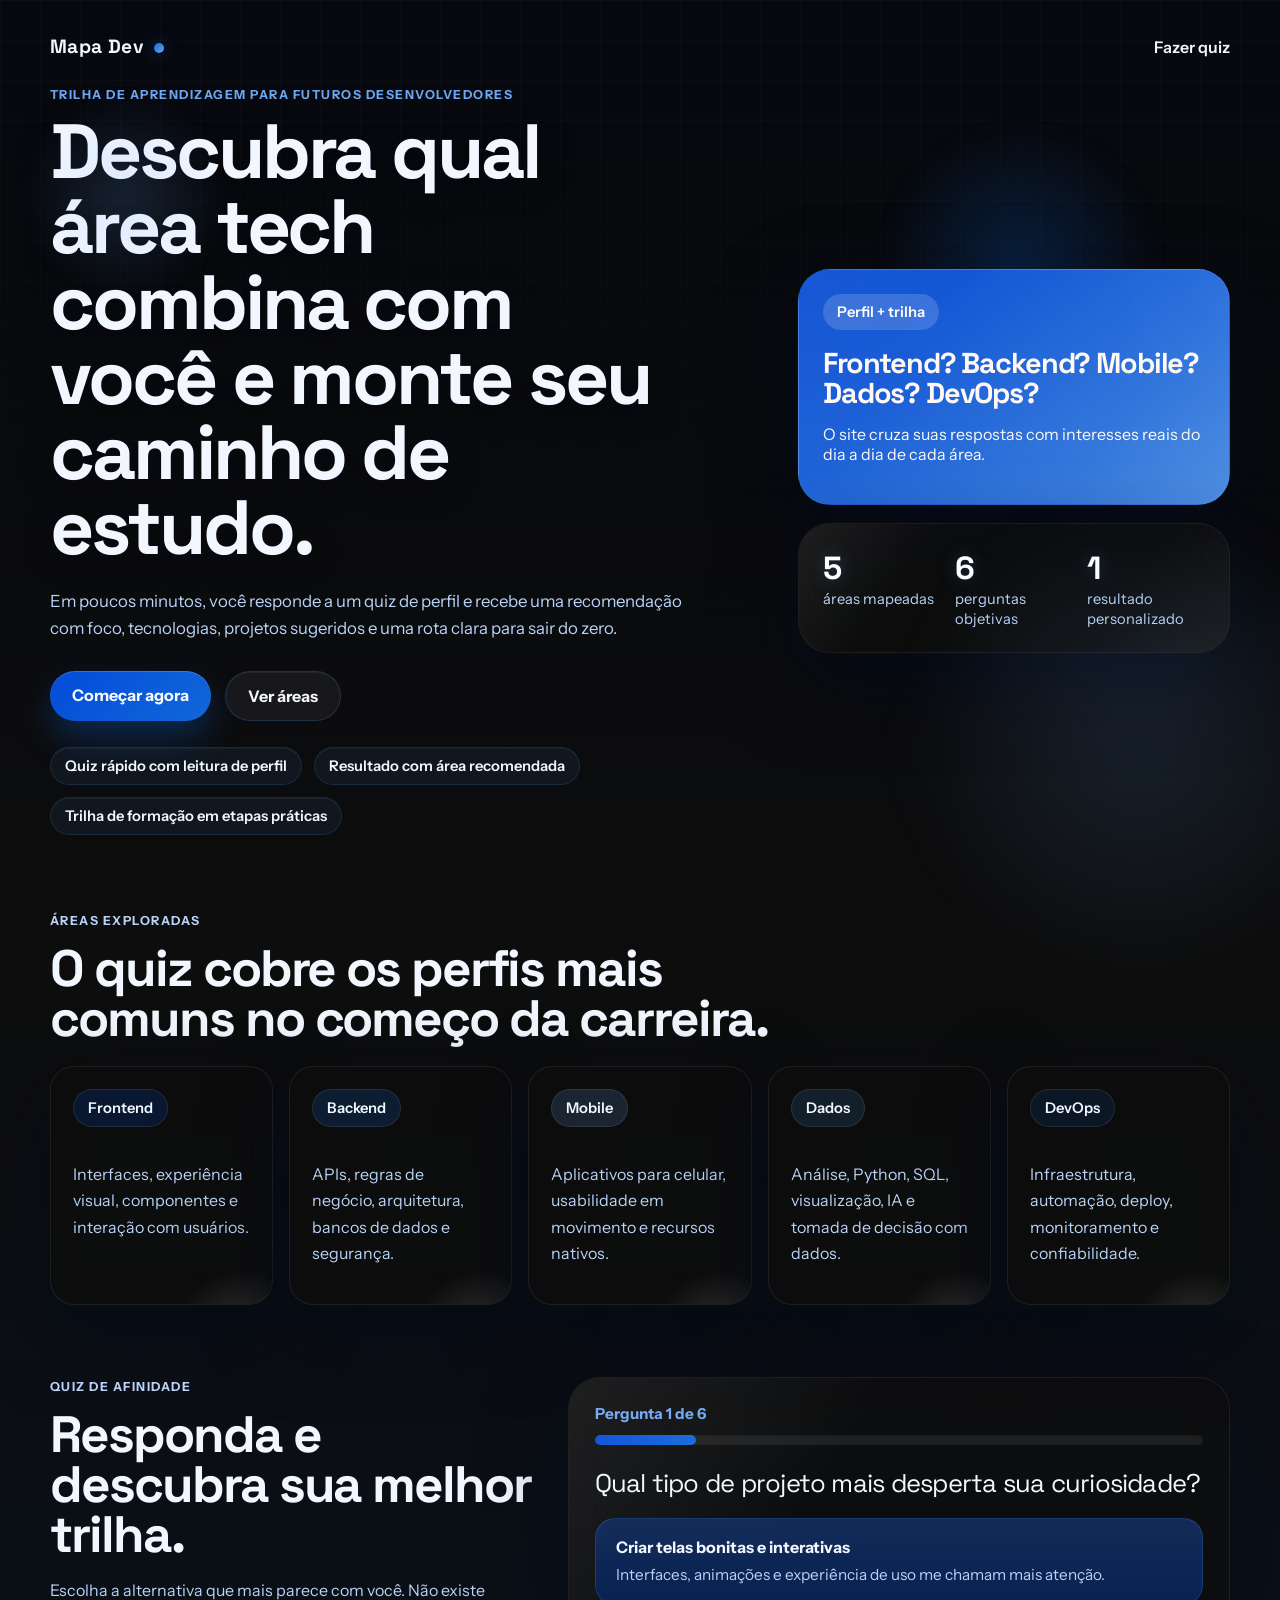
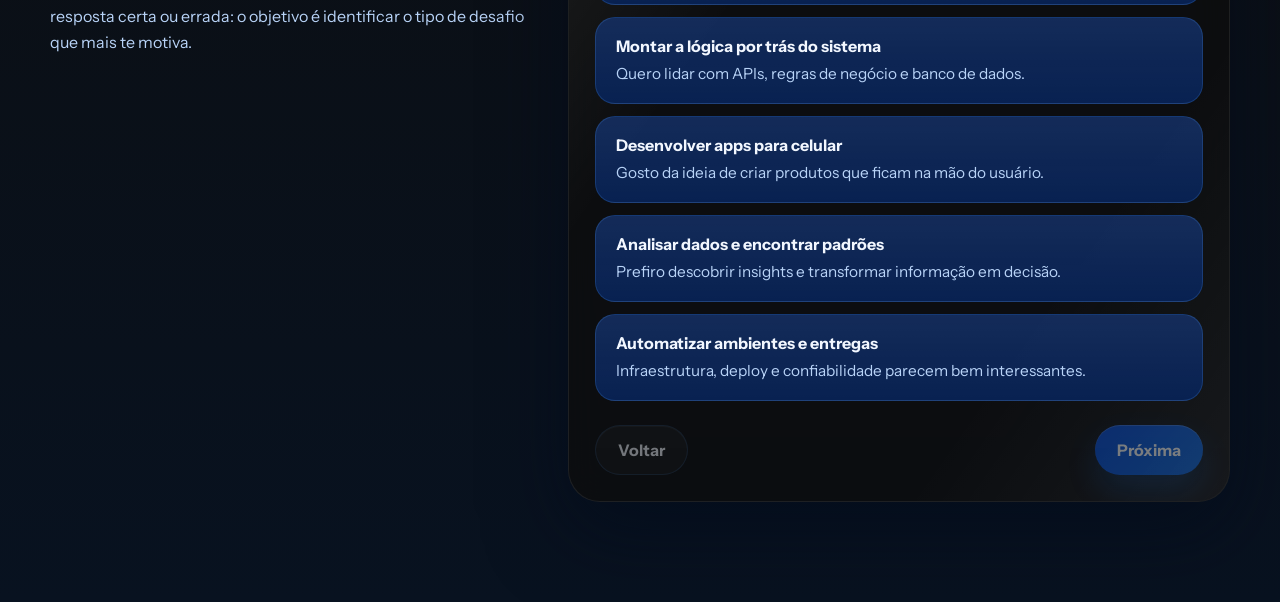
<file: index.html>
<!DOCTYPE html>
<html lang="pt-BR">

<head>
  <meta charset="UTF-8" />
  <meta name="viewport" content="width=device-width, initial-scale=1.0" />
  <title>Mapa Dev | Descubra sua trilha em tecnologia</title>
  <meta name="description"
    content="Responda a um quiz rápido e descubra qual área da tecnologia combina mais com você, além de receber uma trilha de aprendizagem personalizada." />
  <link rel="preconnect" href="https://fonts.googleapis.com" />
  <link rel="preconnect" href="https://fonts.gstatic.com" crossorigin />
  <link
    href="https://fonts.googleapis.com/css2?family=Space+Grotesk:wght@400;500;700&family=Instrument+Sans:wght@400;500;600;700&display=swap"
    rel="stylesheet" />
  <link rel="stylesheet" href="styles.css" />
</head>

<body>
  <div class="page-shell">
    <header class="hero">
      <nav class="topbar">
        <span class="brand">Mapa Dev</span>
        <a class="topbar-link" href="#quiz">Fazer quiz</a>
      </nav>

      <div class="hero-grid">
        <section class="hero-copy">
          <p class="eyebrow">Trilha de aprendizagem para futuros desenvolvedores</p>
          <h1>Descubra qual área tech combina com você e monte seu caminho de estudo.</h1>
          <p class="hero-text">
            Em poucos minutos, você responde a um quiz de perfil e recebe uma
            recomendação com foco, tecnologias, projetos sugeridos e uma rota
            clara para sair do zero.
          </p>

          <div class="hero-actions">
            <a class="button button-primary" href="#quiz">Começar agora</a>
            <a class="button button-secondary" href="#areas">Ver áreas</a>
          </div>

          <ul class="hero-highlights">
            <li>Quiz rápido com leitura de perfil</li>
            <li>Resultado com área recomendada</li>
            <li>Trilha de formação em etapas práticas</li>
          </ul>
        </section>

        <aside class="hero-panel">
          <div class="floating-card accent-card">
            <span class="card-label">Perfil + trilha</span>
            <strong>Frontend? Backend? Mobile? Dados? DevOps?</strong>
            <p>
              O site cruza suas respostas com interesses reais do dia a dia
              de cada área.
            </p>
          </div>

          <div class="floating-card stats-card">
            <div>
              <span class="stat-value">5</span>
              <span class="stat-label">áreas mapeadas</span>
            </div>
            <div>
              <span class="stat-value">6</span>
              <span class="stat-label">perguntas objetivas</span>
            </div>
            <div>
              <span class="stat-value">1</span>
              <span class="stat-label">resultado personalizado</span>
            </div>
          </div>
        </aside>
      </div>
    </header>

    <main>
      <section class="section" id="areas">
        <div class="section-heading">
          <p class="eyebrow">Áreas exploradas</p>
          <h2>O quiz cobre os perfis mais comuns no começo da carreira.</h2>
        </div>

        <div class="area-grid">
          <article class="area-card">
            <span class="area-tag area-frontend">Frontend</span>
            <p>Interfaces, experiência visual, componentes e interação com usuários.</p>
          </article>
          <article class="area-card">
            <span class="area-tag area-backend">Backend</span>
            <p>APIs, regras de negócio, arquitetura, bancos de dados e segurança.</p>
          </article>
          <article class="area-card">
            <span class="area-tag area-mobile">Mobile</span>
            <p>Aplicativos para celular, usabilidade em movimento e recursos nativos.</p>
          </article>
          <article class="area-card">
            <span class="area-tag area-data">Dados</span>
            <p>Análise, Python, SQL, visualização, IA e tomada de decisão com dados.</p>
          </article>
          <article class="area-card">
            <span class="area-tag area-devops">DevOps</span>
            <p>Infraestrutura, automação, deploy, monitoramento e confiabilidade.</p>
          </article>
        </div>
      </section>

      <section class="section quiz-section" id="quiz">
        <div class="quiz-layout">
          <div class="quiz-intro">
            <p class="eyebrow">Quiz de afinidade</p>
            <h2>Responda e descubra sua melhor trilha.</h2>
            <p>
              Escolha a alternativa que mais parece com você. Não existe resposta
              certa ou errada: o objetivo é identificar o tipo de desafio que mais
              te motiva.
            </p>
          </div>

          <div class="quiz-card">
            <div class="quiz-meta">
              <span id="questionCounter">Pergunta 1 de 6</span>
              <div class="progress-track" aria-hidden="true">
                <div class="progress-fill" id="progressFill"></div>
              </div>
            </div>

            <div class="question-block">
              <p class="question-title" id="questionText"></p>
              <div class="options-list" id="optionsList"></div>
            </div>

            <div class="quiz-actions">
              <button class="button button-secondary" id="prevButton" type="button">
                Voltar
              </button>
              <button class="button button-primary" id="nextButton" type="button">
                Próxima
              </button>
            </div>
          </div>
        </div>
      </section>

      <section class="section result-section hidden" id="resultSection">
        <div class="section-heading">
          <p class="eyebrow">Seu resultado</p>
          <h2 id="resultTitle"></h2>
          <p id="resultDescription"></p>
        </div>

        <div class="result-hero" id="resultHero"></div>

        <div class="result-actions">
          <a class="button button-primary" id="studyLink" href="estudos.html">
            Ir para a plataforma de estudos
          </a>
          <p class="result-note">
            Continue para ver apostilas, vídeos, exemplos práticos e projetos da sua área.
          </p>
        </div>

        <div class="result-grid">
          <article class="result-panel">
            <h3>Por que essa área combina com você</h3>
            <ul id="resultReasons" class="detail-list"></ul>
          </article>

          <article class="result-panel">
            <h3>Primeiros passos da semana</h3>
            <ul id="resultFirstSteps" class="detail-list"></ul>
          </article>
        </div>

        <div class="timeline-panel">
          <div class="timeline-heading">
            <h3>Trilha recomendada</h3>
            <button class="button button-secondary" id="restartButton" type="button">
              Refazer quiz
            </button>
          </div>
          <div id="roadmapTimeline" class="timeline"></div>
        </div>
      </section>
    </main>
  </div>

  <script src="script.js"></script>
</body>

</html>
</file>
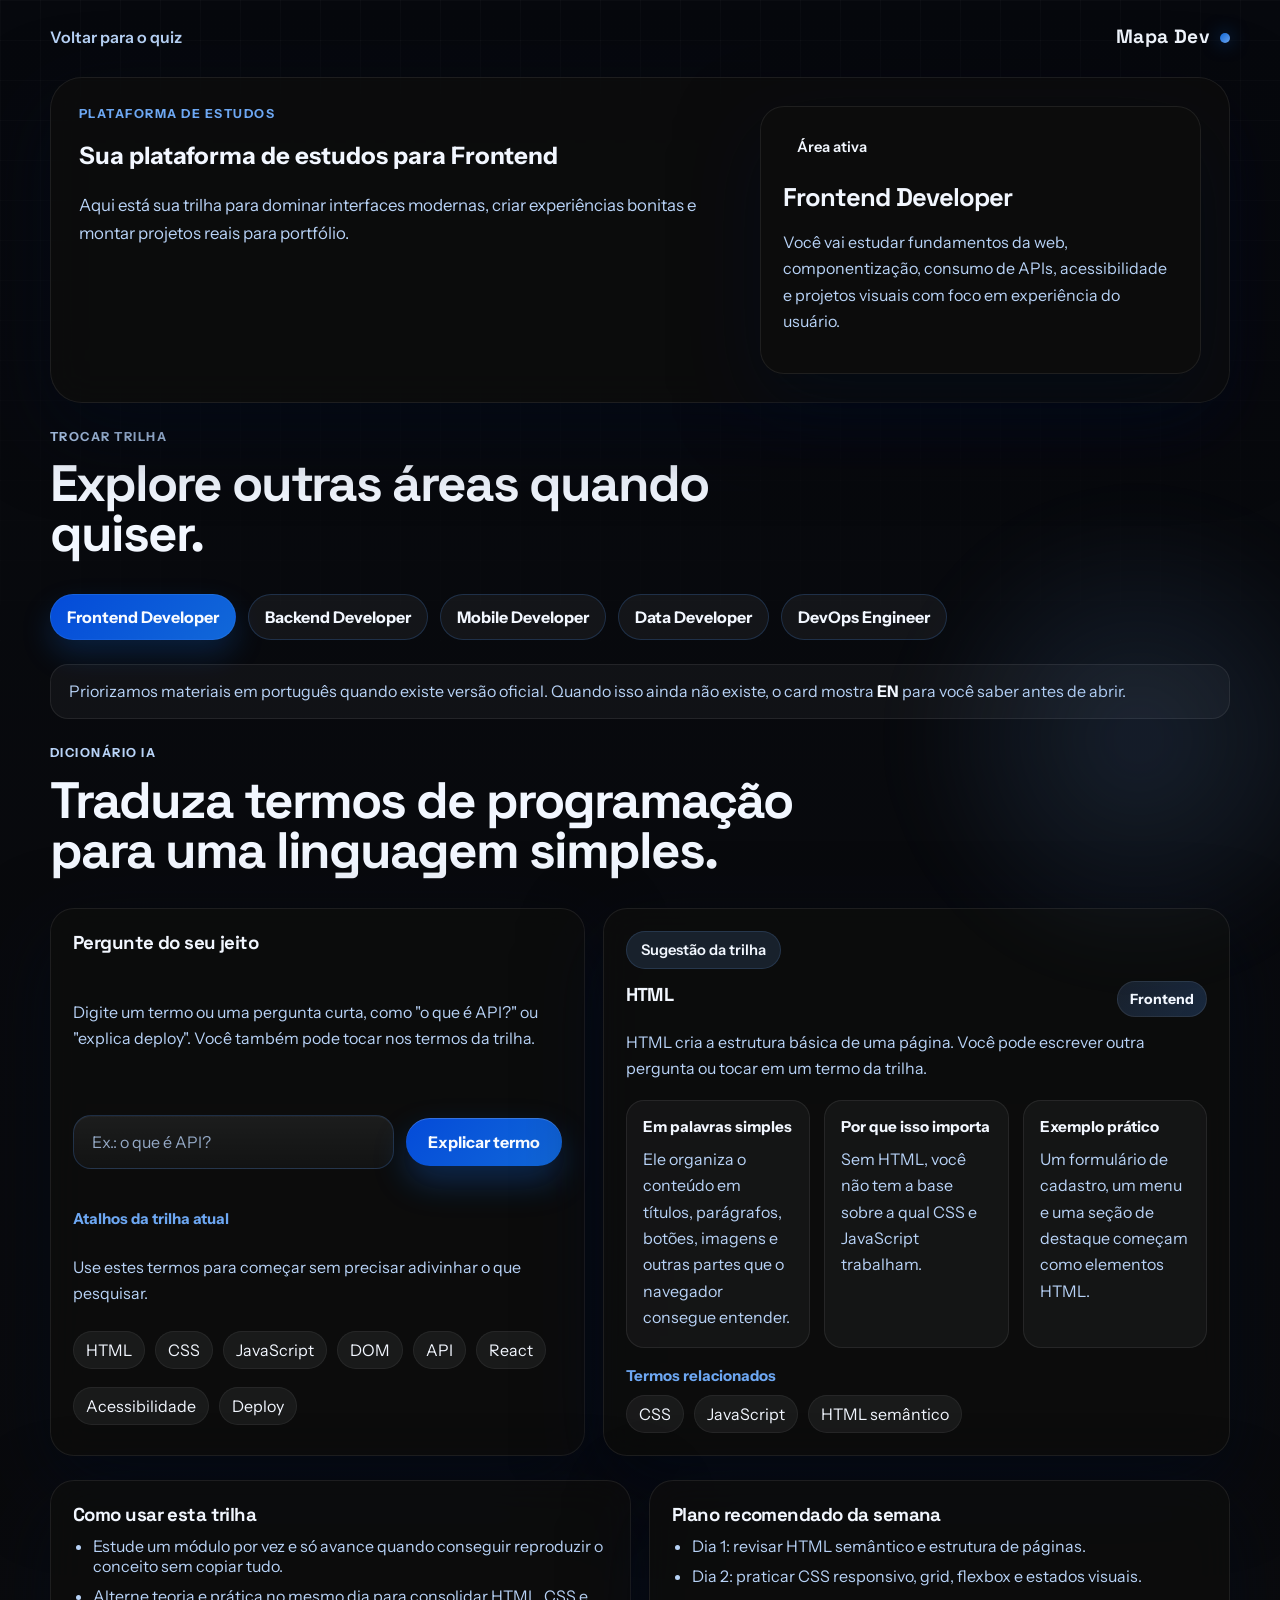
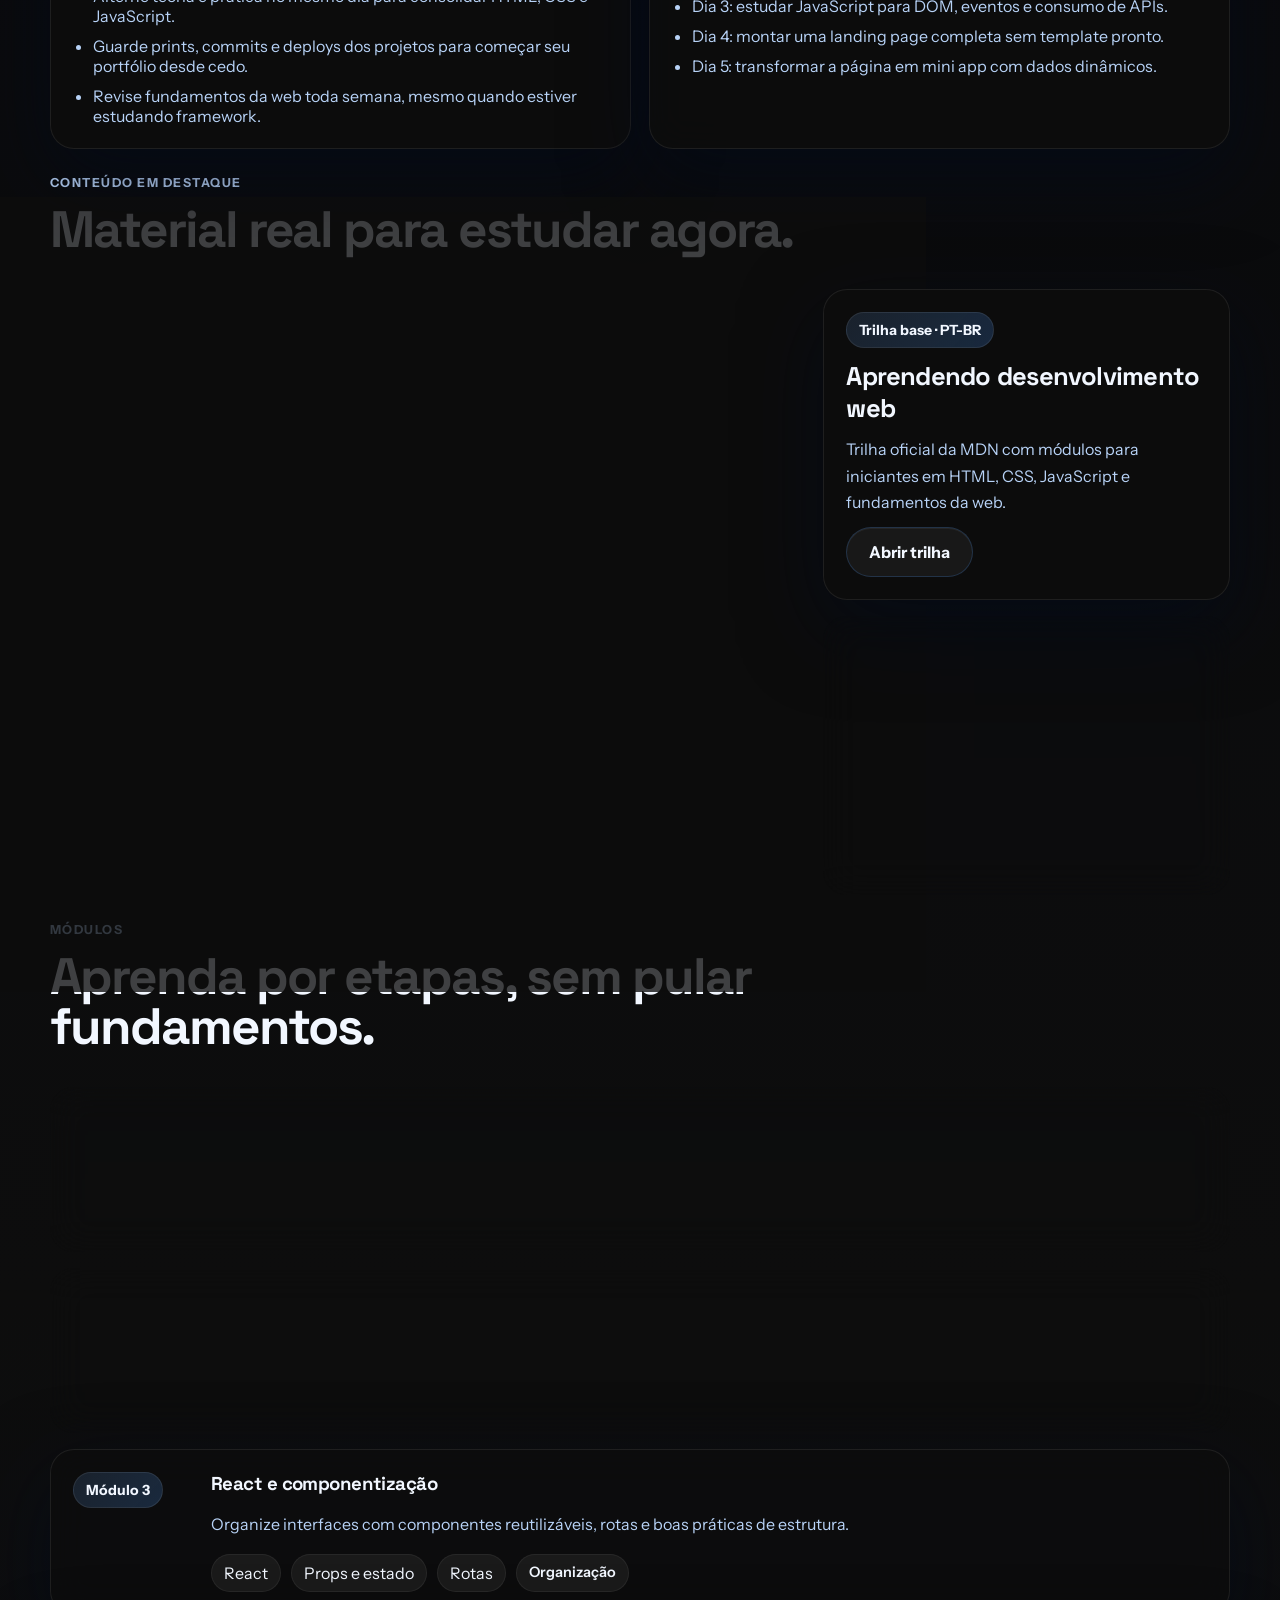
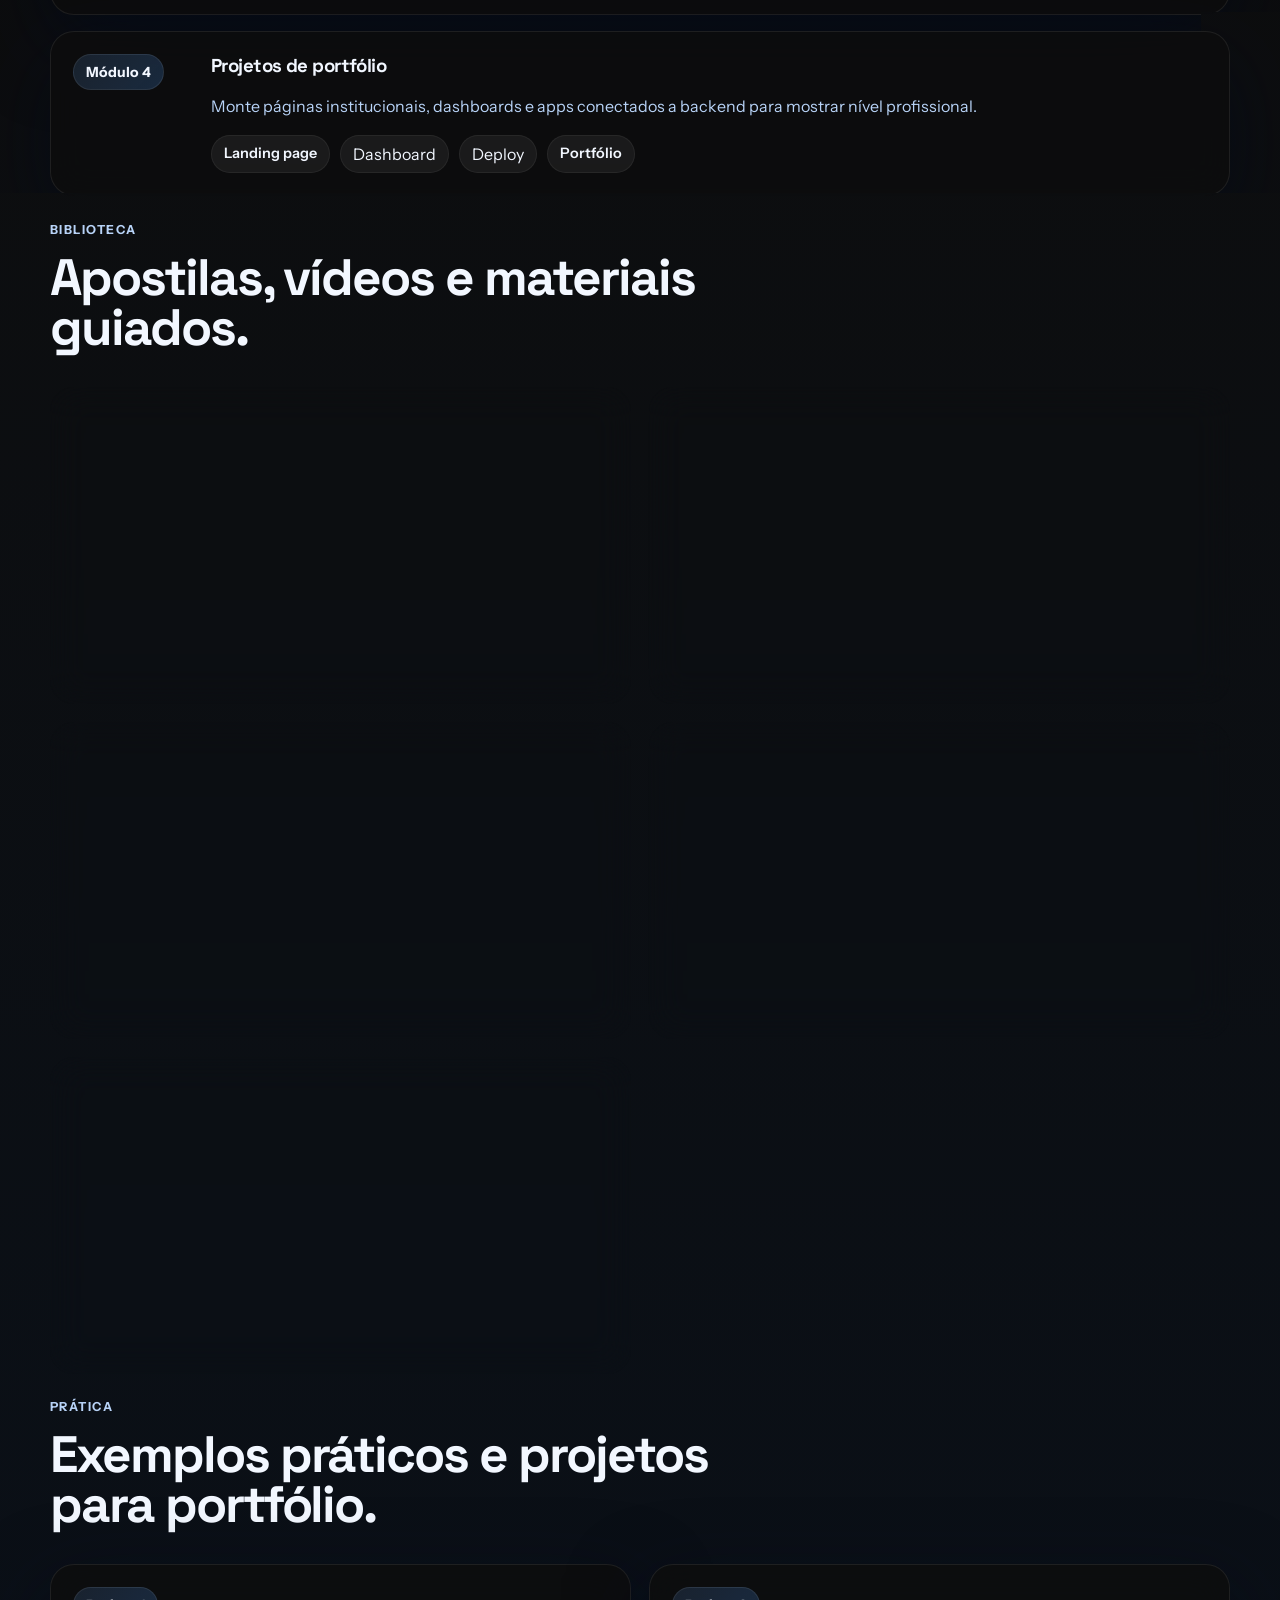
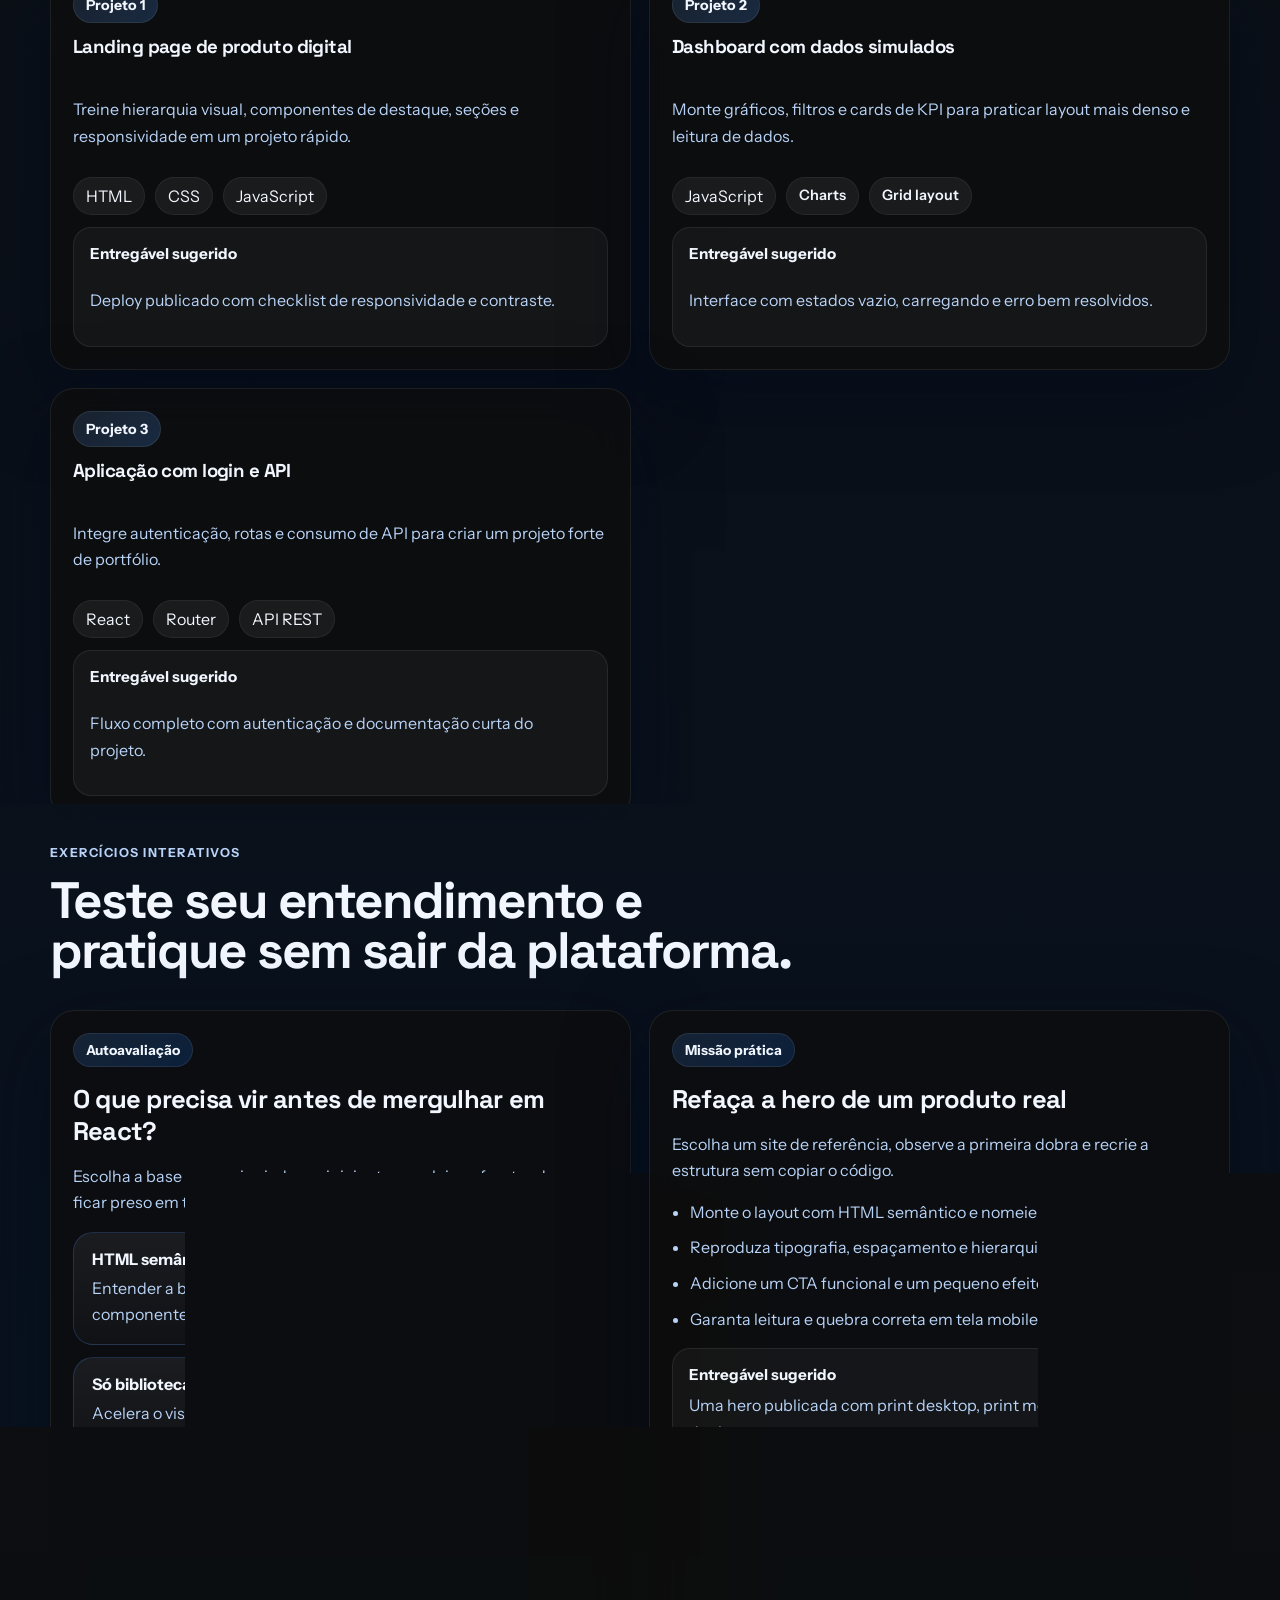
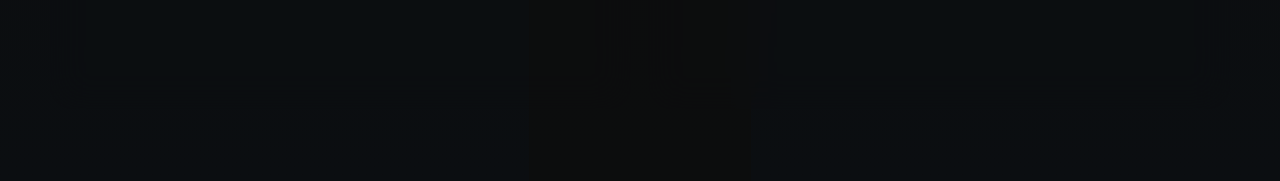
<file: estudos.html>
<!DOCTYPE html>
<html lang="pt-BR">

<head>
  <meta charset="UTF-8" />
  <meta name="viewport" content="width=device-width, initial-scale=1.0" />
  <title>Mapa Dev | Plataforma de estudos</title>
  <meta name="description"
    content="Acesse uma trilha de estudos personalizada com m&oacute;dulos, apostilas, v&iacute;deos e pr&aacute;ticas para evoluir na sua &aacute;rea tech." />
  <link rel="preconnect" href="https://fonts.googleapis.com" />
  <link rel="preconnect" href="https://fonts.gstatic.com" crossorigin />
  <link
    href="https://fonts.googleapis.com/css2?family=Space+Grotesk:wght@400;500;700&family=Instrument+Sans:wght@400;500;600;700&display=swap"
    rel="stylesheet" />
  <link rel="stylesheet" href="styles.css" />
</head>

<body>
  <div class="page-shell study-shell">
    <header class="study-topbar">
      <a class="back-link" href="index.html">Voltar para o quiz</a>
      <span class="brand">Mapa Dev</span>
    </header>

    <main class="study-main">
      <section class="study-hero-card">
        <div class="study-hero-copy">
          <p class="eyebrow">Plataforma de estudos</p>
          <h1 id="studyHeroTitle">Sua &aacute;rea de estudos personalizada</h1>
          <p id="studyHeroDescription" class="hero-text">
            Selecione uma &aacute;rea para visualizar m&oacute;dulos, conte&uacute;dos e pr&aacute;ticas recomendadas.
          </p>
        </div>

        <div class="study-meta-card">
          <span class="card-label">&Aacute;rea ativa</span>
          <strong id="studyAreaLabel">Escolha uma trilha</strong>
          <p id="studyAreaSupport">
            O plano abaixo organiza o que estudar primeiro, o que praticar e como montar portf&oacute;lio.
          </p>
        </div>
      </section>

      <section class="study-switcher-section">
        <div class="section-heading compact-heading">
          <p class="eyebrow">Trocar trilha</p>
          <h2>Explore outras &aacute;reas quando quiser.</h2>
        </div>
        <div class="study-switcher" id="studySwitcher"></div>
      </section>

      <section class="study-language-banner">
        <p>
          Priorizamos materiais em portugu&ecirc;s quando existe vers&atilde;o oficial. Quando isso ainda n&atilde;o
          existe, o card mostra <strong>EN</strong> para voc&ecirc; saber antes de abrir.
        </p>
      </section>

      <section class="study-section glossary-section" id="glossarySection">
        <div class="section-heading compact-heading">
          <p class="eyebrow">Dicion&aacute;rio IA</p>
          <h2>Traduza termos de programa&ccedil;&atilde;o para uma linguagem simples.</h2>
        </div>

        <div class="glossary-layout">
          <article class="study-card glossary-search-card">
            <div class="glossary-intro">
              <h3>Pergunte do seu jeito</h3>
              <p>
                Digite um termo ou uma pergunta curta, como "o que &eacute; API?" ou
                "explica deploy". Voc&ecirc; tamb&eacute;m pode tocar nos termos da trilha.
              </p>
            </div>

            <form class="glossary-form" id="glossaryForm">
              <label class="sr-only" for="glossaryInput">Digite um termo de programa&ccedil;&atilde;o</label>
              <input
                class="glossary-input"
                id="glossaryInput"
                name="glossary"
                type="text"
                placeholder="Ex.: o que &eacute; API?"
                autocomplete="off"
              />
              <button class="button button-primary" type="submit">Explicar termo</button>
            </form>

            <div class="glossary-hint">
              <strong>Atalhos da trilha atual</strong>
              <p>Use estes termos para come&ccedil;ar sem precisar adivinhar o que pesquisar.</p>
              <div class="pill-row glossary-chip-row" id="glossarySuggestions"></div>
            </div>
          </article>

          <article class="study-card glossary-answer-card" id="glossaryAnswer" aria-live="polite">
            <div class="glossary-answer-top">
              <span class="card-label glossary-status" id="glossaryStatus">Sugest&atilde;o da trilha</span>
              <div class="glossary-title-row">
                <h3 id="glossaryTerm">API</h3>
                <span class="resource-type glossary-category" id="glossaryCategory">Web</span>
              </div>
              <p class="glossary-summary" id="glossarySummary"></p>
            </div>

            <div class="glossary-answer-grid">
              <div class="glossary-block">
                <strong>Em palavras simples</strong>
                <p id="glossaryDefinition"></p>
              </div>
              <div class="glossary-block">
                <strong>Por que isso importa</strong>
                <p id="glossaryImportance"></p>
              </div>
              <div class="glossary-block">
                <strong>Exemplo pr&aacute;tico</strong>
                <p id="glossaryExample"></p>
              </div>
            </div>

            <div class="glossary-related">
              <span class="glossary-related-label">Termos relacionados</span>
              <div class="pill-row glossary-chip-row" id="glossaryRelated"></div>
            </div>
          </article>
        </div>
      </section>

      <section class="study-overview-grid">
        <article class="study-card">
          <h3>Como usar esta trilha</h3>
          <ul class="detail-list" id="weeklyChecklist"></ul>
        </article>

        <article class="study-card">
          <h3>Plano recomendado da semana</h3>
          <ul class="detail-list" id="weeklyPlan"></ul>
        </article>
      </section>

      <section class="study-section">
        <div class="section-heading compact-heading">
          <p class="eyebrow">Conte&uacute;do em destaque</p>
          <h2>Material real para estudar agora.</h2>
        </div>
        <div id="featuredContent" class="featured-content"></div>
      </section>

      <section class="study-section">
        <div class="section-heading compact-heading">
          <p class="eyebrow">M&oacute;dulos</p>
          <h2>Aprenda por etapas, sem pular fundamentos.</h2>
        </div>
        <div class="module-list" id="moduleList"></div>
      </section>

      <section class="study-section">
        <div class="section-heading compact-heading">
          <p class="eyebrow">Biblioteca</p>
          <h2>Apostilas, v&iacute;deos e materiais guiados.</h2>
        </div>
        <div class="resource-grid" id="resourceGrid"></div>
      </section>

      <section class="study-section">
        <div class="section-heading compact-heading">
          <p class="eyebrow">Pr&aacute;tica</p>
          <h2>Exemplos pr&aacute;ticos e projetos para portf&oacute;lio.</h2>
        </div>
        <div class="project-grid" id="projectGrid"></div>
      </section>

      <section class="study-section">
        <div class="section-heading compact-heading">
          <p class="eyebrow">Exerc&iacute;cios interativos</p>
          <h2>Teste seu entendimento e pratique sem sair da plataforma.</h2>
        </div>
        <div class="exercise-grid" id="exerciseGrid"></div>
      </section>
    </main>
  </div>

  <script src="study.js"></script>
</body>

</html>
</file>
<file: styles.css>
:root {
  --bg: #0d0d0d;
  --bg-soft: #044bd9;
  --surface: rgba(13, 13, 13, 0.78);
  --surface-strong: rgba(8, 36, 89, 0.9);
  --surface-soft: rgba(109, 167, 242, 0.06);
  --ink: #f2f7ff;
  --muted: #b8d3f7;
  --line: rgba(75, 148, 242, 0.22);
  --primary: #1168d9;
  --primary-dark: #044bd9;
  --secondary: #6da7f2;
  --secondary-soft: rgba(109, 167, 242, 0.14);
  --accent: #4b94f2;
  --accent-soft: rgba(75, 148, 242, 0.22);
  --gold: #6da7f2;
  --shadow: 0 28px 80px rgba(2, 10, 28, 0.58);
  --radius-xl: 32px;
  --radius-lg: 24px;
  --radius-md: 18px;
  --max-width: 1180px;
}

* {
  box-sizing: border-box;
}

html {
  scroll-behavior: smooth;
}

body {
  margin: 0;
  font-family: "Instrument Sans", sans-serif;
  color: var(--ink);
  background:
    radial-gradient(circle at 12% 12%, rgba(17, 104, 217, 0.26), transparent 0 22%),
    radial-gradient(circle at 88% 12%, rgba(4, 75, 217, 0.22), transparent 0 24%),
    radial-gradient(circle at 50% 65%, rgba(109, 167, 242, 0.12), transparent 0 32%),
    linear-gradient(180deg, #06080d 0%, #0d0d0d 44%, #081220 100%);
  min-height: 100vh;
  overflow-x: hidden;
}

body::before {
  content: "";
  position: fixed;
  inset: 0;
  pointer-events: none;
  background-image:
    linear-gradient(rgba(255, 255, 255, 0.035) 1px, transparent 1px),
    linear-gradient(90deg, rgba(255, 255, 255, 0.035) 1px, transparent 1px);
  background-size: 40px 40px;
  mask-image: linear-gradient(180deg, rgba(0, 0, 0, 0.62), transparent 92%);
}

body::after {
  content: "";
  position: fixed;
  inset: auto -10vw -12vh auto;
  width: 42vw;
  height: 42vw;
  border-radius: 50%;
  background: radial-gradient(circle, rgba(109, 167, 242, 0.14), transparent 62%);
  filter: blur(28px);
  pointer-events: none;
}

.page-shell {
  width: min(calc(100% - 32px), var(--max-width));
  margin: 0 auto;
  padding-bottom: 72px;
  position: relative;
}

.topbar {
  display: flex;
  justify-content: space-between;
  align-items: center;
  padding: 24px 0 10px;
  animation: rise-in 700ms ease both;
}

.brand {
  font-family: "Space Grotesk", sans-serif;
  font-size: 1.2rem;
  font-weight: 700;
  letter-spacing: 0.02em;
  position: relative;
}

.brand::after {
  content: "";
  display: inline-block;
  width: 10px;
  height: 10px;
  margin-left: 10px;
  border-radius: 50%;
  background: linear-gradient(135deg, var(--primary), var(--gold));
  box-shadow: 0 0 18px rgba(17, 104, 217, 0.6);
}

.topbar-link {
  color: var(--ink);
  text-decoration: none;
  font-weight: 600;
  position: relative;
}

.topbar-link::after {
  content: "";
  position: absolute;
  left: 0;
  bottom: -4px;
  width: 100%;
  height: 2px;
  background: linear-gradient(90deg, var(--accent), transparent);
  transform: scaleX(0);
  transform-origin: left;
  transition: transform 220ms ease;
}

.topbar-link:hover::after {
  transform: scaleX(1);
}

.hero {
  padding: 10px 0 48px;
  position: relative;
}

.hero::before,
.hero::after {
  content: "";
  position: absolute;
  border-radius: 50%;
  filter: blur(8px);
  pointer-events: none;
}

.hero::before {
  width: 280px;
  height: 280px;
  right: 6%;
  top: 14%;
  background: radial-gradient(circle, rgba(17, 104, 217, 0.24), transparent 72%);
  animation: float-orb 8s ease-in-out infinite;
}

.hero::after {
  width: 210px;
  height: 210px;
  left: -30px;
  top: 90px;
  background: radial-gradient(circle, rgba(109, 167, 242, 0.16), transparent 70%);
  animation: float-orb 10s ease-in-out infinite reverse;
}

.hero-grid {
  display: grid;
  grid-template-columns: minmax(0, 1.25fr) minmax(280px, 0.75fr);
  gap: 28px;
  align-items: center;
  padding-top: 18px;
}

.eyebrow {
  margin: 0 0 12px;
  text-transform: uppercase;
  letter-spacing: 0.12em;
  font-size: 0.78rem;
  font-weight: 700;
  color: var(--secondary);
}

.hero-copy h1,
.section-heading h2,
.quiz-intro h2 {
  margin: 0;
  font-family: "Space Grotesk", sans-serif;
  line-height: 0.98;
  letter-spacing: -0.04em;
}

.hero-copy h1 {
  font-size: clamp(3rem, 6vw, 5.4rem);
  max-width: 12ch;
  text-shadow: 0 6px 32px rgba(3, 7, 18, 0.45);
}

.hero-text,
.quiz-intro p,
.section-heading p,
.area-card p,
.result-panel li,
.timeline-copy p,
.result-hero p {
  color: var(--muted);
  line-height: 1.65;
}

.hero-text {
  max-width: 58ch;
  margin: 22px 0 0;
  font-size: 1.05rem;
}

.hero-copy > * {
  opacity: 0;
  animation: rise-in 760ms ease both;
}

.hero-copy .eyebrow {
  animation-delay: 60ms;
}

.hero-copy h1 {
  animation-delay: 140ms;
}

.hero-copy .hero-text {
  animation-delay: 230ms;
}

.hero-copy .hero-actions {
  animation-delay: 320ms;
}

.hero-copy .hero-highlights {
  animation-delay: 410ms;
}

.hero-actions,
.quiz-actions {
  display: flex;
  gap: 14px;
  flex-wrap: wrap;
}

.hero-actions {
  margin-top: 28px;
}

.button {
  border: 0;
  border-radius: 999px;
  padding: 14px 22px;
  font: inherit;
  font-weight: 700;
  cursor: pointer;
  text-decoration: none;
  transition:
    transform 180ms ease,
    box-shadow 180ms ease,
    background 180ms ease,
    border-color 180ms ease,
    filter 180ms ease;
}

.button:hover {
  transform: translateY(-3px) scale(1.01);
}

.button:focus-visible,
.option-button:focus-visible {
  outline: 3px solid rgba(109, 167, 242, 0.34);
  outline-offset: 3px;
}

.button:disabled {
  cursor: not-allowed;
  opacity: 0.45;
  transform: none;
}

.button-primary {
  background: linear-gradient(135deg, var(--primary-dark), var(--primary));
  color: #f8fbff;
  box-shadow:
    0 16px 34px rgba(17, 104, 217, 0.32),
    inset 0 1px 0 rgba(255, 255, 255, 0.18);
}

.button-primary:hover {
  background: linear-gradient(135deg, var(--primary), var(--accent));
  filter: saturate(1.08);
}

.button-secondary {
  background: rgba(255, 255, 255, 0.05);
  color: var(--ink);
  border: 1px solid var(--line);
  box-shadow: inset 0 1px 0 rgba(255, 255, 255, 0.06);
}

.hero-highlights {
  list-style: none;
  margin: 26px 0 0;
  padding: 0;
  display: flex;
  flex-wrap: wrap;
  gap: 12px;
}

.hero-highlights li,
.area-tag,
.card-label {
  display: inline-flex;
  align-items: center;
  gap: 8px;
  border-radius: 999px;
  padding: 9px 14px;
  font-size: 0.92rem;
  font-weight: 600;
}

.hero-highlights li {
  background: rgba(75, 148, 242, 0.08);
  border: 1px solid rgba(75, 148, 242, 0.16);
  backdrop-filter: blur(14px);
  box-shadow: inset 0 1px 0 rgba(255, 255, 255, 0.04);
}

.hero-panel {
  display: grid;
  gap: 18px;
}

.floating-card,
.area-card,
.quiz-card,
.result-panel,
.timeline-panel,
.result-hero {
  background: var(--surface);
  border: 1px solid rgba(255, 255, 255, 0.08);
  box-shadow: var(--shadow);
  backdrop-filter: blur(18px);
}

.floating-card {
  border-radius: var(--radius-xl);
  padding: 24px;
  position: relative;
  overflow: hidden;
  isolation: isolate;
  animation: rise-in 780ms ease both;
}

.floating-card::before,
.quiz-card::before,
.result-hero::before,
.timeline-panel::before {
  content: "";
  position: absolute;
  inset: 0;
  background: linear-gradient(125deg, rgba(255, 255, 255, 0.08), transparent 28%, transparent 72%, rgba(255, 255, 255, 0.05));
  pointer-events: none;
}

.accent-card {
  background:
    linear-gradient(145deg, rgba(4, 75, 217, 0.96), rgba(75, 148, 242, 0.92)),
    radial-gradient(circle at top right, rgba(255, 255, 255, 0.16), transparent 35%),
    var(--surface);
  color: #fff8f3;
  transform-origin: center;
  animation-delay: 180ms;
}

.accent-card .card-label {
  width: fit-content;
  background: rgba(255, 255, 255, 0.16);
  color: #fffdf7;
}

.accent-card strong {
  display: block;
  margin: 18px 0 10px;
  font-family: "Space Grotesk", sans-serif;
  font-size: 1.8rem;
  line-height: 1.05;
  letter-spacing: -0.04em;
}

.stats-card {
  display: grid;
  grid-template-columns: repeat(3, 1fr);
  gap: 14px;
  animation-delay: 290ms;
}

.stat-value {
  display: block;
  font-family: "Space Grotesk", sans-serif;
  font-size: 2rem;
  font-weight: 700;
  color: #ffffff;
  text-shadow: 0 0 18px rgba(75, 148, 242, 0.32);
}

.stat-label {
  color: var(--muted);
  font-size: 0.92rem;
}

.section {
  padding: 28px 0;
  position: relative;
}

.section-heading {
  max-width: 760px;
  margin-bottom: 22px;
}

.section-heading h2,
.quiz-intro h2 {
  font-size: clamp(2rem, 4vw, 3.2rem);
}

.area-grid {
  display: grid;
  grid-template-columns: repeat(5, minmax(0, 1fr));
  gap: 16px;
}

.area-card {
  border-radius: var(--radius-lg);
  padding: 22px;
  min-height: 180px;
  position: relative;
  overflow: hidden;
  transition:
    transform 220ms ease,
    border-color 220ms ease,
    box-shadow 220ms ease,
    background 220ms ease;
}

.area-card::after {
  content: "";
  position: absolute;
  inset: auto -15% -40% auto;
  width: 130px;
  height: 130px;
  border-radius: 50%;
  background: radial-gradient(circle, rgba(255, 255, 255, 0.16), transparent 70%);
  pointer-events: none;
}

.area-card:hover {
  transform: translateY(-7px);
  border-color: rgba(255, 255, 255, 0.18);
  box-shadow: 0 24px 70px rgba(2, 6, 23, 0.45);
}

.area-tag {
  margin-bottom: 18px;
  border: 1px solid rgba(255, 255, 255, 0.09);
}

.area-frontend {
  background: rgba(4, 75, 217, 0.18);
}

.area-backend {
  background: rgba(17, 104, 217, 0.18);
}

.area-mobile {
  background: rgba(109, 167, 242, 0.16);
}

.area-data {
  background: rgba(75, 148, 242, 0.14);
}

.area-devops {
  background: rgba(17, 104, 217, 0.12);
}

.quiz-section {
  padding-top: 44px;
}

.quiz-layout {
  display: grid;
  grid-template-columns: minmax(0, 0.85fr) minmax(0, 1.15fr);
  gap: 28px;
  align-items: start;
}

.quiz-card {
  border-radius: var(--radius-xl);
  padding: 26px;
  position: relative;
  overflow: hidden;
}

.quiz-meta {
  display: grid;
  gap: 12px;
  margin-bottom: 24px;
}

.quiz-meta span {
  font-size: 0.95rem;
  font-weight: 700;
  color: var(--secondary);
}

.progress-track {
  width: 100%;
  height: 10px;
  border-radius: 999px;
  background: rgba(255, 255, 255, 0.08);
  overflow: hidden;
  box-shadow: inset 0 1px 2px rgba(0, 0, 0, 0.25);
}

.progress-fill {
  height: 100%;
  width: 16.66%;
  border-radius: inherit;
  background: linear-gradient(90deg, var(--primary-dark), var(--primary), var(--secondary));
  background-size: 200% 100%;
  transition: width 220ms ease;
  animation: shimmer 4s linear infinite;
}

.question-title {
  margin: 0 0 20px;
  font-family: "Space Grotesk", sans-serif;
  font-size: clamp(1.5rem, 2vw, 2rem);
  line-height: 1.1;
  letter-spacing: -0.03em;
}

.options-list {
  display: grid;
  gap: 12px;
}

.option-button {
  display: grid;
  gap: 6px;
  width: 100%;
  text-align: left;
  padding: 18px 18px 18px 20px;
  border-radius: 20px;
  border: 1px solid var(--line);
  background:
    linear-gradient(180deg, rgba(255, 255, 255, 0.05), transparent),
    var(--surface-strong);
  color: inherit;
  font: inherit;
  cursor: pointer;
  transition: transform 180ms ease, border-color 180ms ease, box-shadow 180ms ease,
    background 180ms ease;
  position: relative;
  overflow: hidden;
}

.option-button:hover {
  transform: translateX(4px);
  border-color: rgba(75, 148, 242, 0.48);
  box-shadow:
    0 14px 36px rgba(2, 6, 23, 0.26),
    inset 0 1px 0 rgba(255, 255, 255, 0.05);
}

.option-button.selected {
  border-color: rgba(75, 148, 242, 0.58);
  background:
    linear-gradient(120deg, rgba(75, 148, 242, 0.18), rgba(4, 75, 217, 0.16)),
    var(--surface-strong);
  box-shadow:
    0 16px 36px rgba(2, 6, 23, 0.3),
    inset 0 0 0 1px rgba(75, 148, 242, 0.14);
}

.option-title {
  font-weight: 700;
}

.option-copy {
  color: var(--muted);
  font-size: 0.96rem;
  line-height: 1.5;
}

.quiz-actions {
  margin-top: 24px;
  justify-content: space-between;
}

.hidden {
  display: none;
}

.result-section {
  padding-top: 50px;
}

.result-hero {
  border-radius: var(--radius-xl);
  padding: 28px;
  margin-bottom: 22px;
  background:
    radial-gradient(circle at top right, rgba(255, 255, 255, 0.12), transparent 30%),
    linear-gradient(125deg, rgba(109, 167, 242, 0.14), rgba(75, 148, 242, 0.12), rgba(4, 75, 217, 0.22)),
    var(--surface);
  position: relative;
  overflow: hidden;
}

.result-hero h3 {
  margin: 0;
  font-family: "Space Grotesk", sans-serif;
  font-size: clamp(1.9rem, 3vw, 2.8rem);
  letter-spacing: -0.04em;
}

.result-grid {
  display: grid;
  grid-template-columns: repeat(2, minmax(0, 1fr));
  gap: 18px;
  margin-bottom: 18px;
}

.result-panel,
.timeline-panel {
  border-radius: var(--radius-lg);
  padding: 24px;
  position: relative;
  overflow: hidden;
}

.result-panel h3,
.timeline-heading h3 {
  margin: 0 0 14px;
  font-family: "Space Grotesk", sans-serif;
  letter-spacing: -0.03em;
}

.detail-list {
  margin: 0;
  padding-left: 20px;
}

.detail-list li + li {
  margin-top: 10px;
}

.timeline-heading {
  display: flex;
  align-items: center;
  justify-content: space-between;
  gap: 16px;
  margin-bottom: 18px;
}

.timeline {
  display: grid;
  gap: 16px;
}

.timeline-item {
  display: grid;
  grid-template-columns: 90px minmax(0, 1fr);
  gap: 16px;
  padding: 18px;
  border-radius: 22px;
  background: rgba(255, 255, 255, 0.045);
  border: 1px solid rgba(255, 255, 255, 0.08);
  transition:
    transform 220ms ease,
    border-color 220ms ease,
    background 220ms ease;
}

.timeline-item:hover {
  transform: translateX(6px);
  border-color: rgba(109, 167, 242, 0.28);
  background: rgba(255, 255, 255, 0.06);
}

.timeline-phase {
  display: inline-flex;
  align-items: center;
  justify-content: center;
  height: fit-content;
  border-radius: 16px;
  padding: 10px 12px;
  background: linear-gradient(135deg, var(--secondary-soft), var(--accent-soft));
  color: #f5f1ff;
  font-weight: 700;
  font-size: 0.92rem;
  border: 1px solid rgba(255, 255, 255, 0.08);
}

.timeline-copy strong {
  display: block;
  margin-bottom: 8px;
  font-size: 1.08rem;
}

.timeline-copy p {
  margin: 0 0 14px;
}

.pill-row {
  display: flex;
  gap: 10px;
  flex-wrap: wrap;
}

.pill-row span,
.pill-row button {
  padding: 8px 12px;
  border-radius: 999px;
  background: rgba(255, 255, 255, 0.06);
  color: var(--ink);
  font-size: 0.9rem;
  font-weight: 600;
  border: 1px solid rgba(255, 255, 255, 0.06);
}

.pill-row button {
  font: inherit;
  cursor: pointer;
  transition:
    transform 180ms ease,
    border-color 180ms ease,
    background 180ms ease,
    box-shadow 180ms ease;
}

.pill-row button:hover {
  transform: translateY(-2px);
  border-color: rgba(109, 167, 242, 0.32);
  background: rgba(75, 148, 242, 0.12);
  box-shadow: 0 14px 28px rgba(2, 6, 23, 0.18);
}

.result-actions {
  display: grid;
  gap: 10px;
  margin: 0 0 22px;
}

.result-note {
  margin: 0;
  color: var(--muted);
}

.study-shell {
  padding-top: 24px;
}

.study-topbar {
  display: flex;
  align-items: center;
  justify-content: space-between;
  gap: 16px;
  margin-bottom: 28px;
  animation: rise-in 700ms ease both;
}

.back-link {
  color: var(--muted);
  text-decoration: none;
  font-weight: 600;
}

.study-main {
  display: grid;
  gap: 24px;
}

.study-section,
.study-switcher-section {
  display: grid;
  gap: 18px;
}

.study-language-banner {
  padding: 14px 18px;
  border-radius: 18px;
  background: rgba(255, 255, 255, 0.04);
  border: 1px solid rgba(255, 255, 255, 0.08);
}

.study-language-banner p {
  margin: 0;
  color: var(--muted);
  line-height: 1.6;
}

.study-language-banner strong {
  color: var(--ink);
}

.sr-only {
  position: absolute;
  width: 1px;
  height: 1px;
  padding: 0;
  margin: -1px;
  overflow: hidden;
  clip: rect(0, 0, 0, 0);
  white-space: nowrap;
  border: 0;
}

.glossary-section {
  gap: 16px;
}

.glossary-layout {
  display: grid;
  grid-template-columns: minmax(0, 0.92fr) minmax(0, 1.08fr);
  gap: 18px;
}

.glossary-search-card,
.glossary-answer-card {
  display: grid;
  gap: 18px;
}

.glossary-intro,
.glossary-answer-top {
  display: grid;
  gap: 12px;
}

.glossary-intro h3,
.glossary-title-row h3 {
  margin: 0;
  font-family: "Space Grotesk", sans-serif;
  letter-spacing: -0.03em;
}

.glossary-intro p,
.glossary-summary,
.glossary-hint p,
.glossary-block p {
  margin: 0;
  color: var(--muted);
  line-height: 1.65;
}

.glossary-form {
  display: grid;
  grid-template-columns: minmax(0, 1fr) auto;
  gap: 12px;
  align-items: center;
}

.glossary-input {
  width: 100%;
  min-height: 54px;
  border-radius: 18px;
  border: 1px solid var(--line);
  background:
    linear-gradient(180deg, rgba(255, 255, 255, 0.04), transparent),
    rgba(255, 255, 255, 0.03);
  color: var(--ink);
  padding: 0 18px;
  font: inherit;
  box-shadow: inset 0 1px 0 rgba(255, 255, 255, 0.04);
}

.glossary-input::placeholder {
  color: rgba(184, 211, 247, 0.78);
}

.glossary-input:focus-visible,
.pill-row button:focus-visible {
  outline: 3px solid rgba(109, 167, 242, 0.34);
  outline-offset: 3px;
}

.glossary-hint {
  display: grid;
  gap: 10px;
}

.glossary-hint strong,
.glossary-related-label {
  color: var(--secondary);
  font-size: 0.94rem;
  font-weight: 700;
}

.glossary-chip-row {
  align-items: flex-start;
}

.glossary-status {
  width: fit-content;
  background: rgba(109, 167, 242, 0.14);
  color: var(--ink);
  border: 1px solid rgba(109, 167, 242, 0.16);
}

.glossary-title-row {
  display: flex;
  gap: 14px;
  align-items: center;
  justify-content: space-between;
  flex-wrap: wrap;
}

.glossary-category {
  white-space: nowrap;
}

.glossary-answer-grid {
  display: grid;
  grid-template-columns: repeat(3, minmax(0, 1fr));
  gap: 14px;
}

.glossary-block {
  display: grid;
  gap: 10px;
  align-content: start;
  padding: 16px;
  border-radius: 18px;
  background: rgba(255, 255, 255, 0.04);
  border: 1px solid rgba(255, 255, 255, 0.08);
}

.glossary-block strong {
  color: var(--ink);
  font-size: 0.95rem;
}

.glossary-related {
  display: grid;
  gap: 10px;
}

.study-hero-card,
.study-card,
.module-card,
.resource-card,
.project-card,
.study-meta-card,
.featured-card,
.featured-side-card,
.exercise-card {
  background: var(--surface);
  border: 1px solid rgba(255, 255, 255, 0.08);
  box-shadow: var(--shadow);
  backdrop-filter: blur(18px);
}

.study-hero-card {
  display: grid;
  grid-template-columns: minmax(0, 1.2fr) minmax(280px, 0.8fr);
  gap: 20px;
  border-radius: var(--radius-xl);
  padding: 28px;
  animation: rise-in 800ms ease both;
}

.study-meta-card,
.study-card,
.module-card,
.resource-card,
.project-card,
.featured-card,
.featured-side-card,
.exercise-card {
  border-radius: var(--radius-lg);
  padding: 22px;
}

.study-meta-card strong {
  display: block;
  margin: 16px 0 10px;
  font-family: "Space Grotesk", sans-serif;
  font-size: 1.6rem;
  letter-spacing: -0.04em;
}

.compact-heading {
  margin-bottom: 16px;
}

.study-switcher {
  display: flex;
  flex-wrap: wrap;
  gap: 12px;
}

.switch-pill {
  border: 1px solid var(--line);
  background: rgba(255, 255, 255, 0.05);
  color: var(--ink);
  border-radius: 999px;
  padding: 12px 16px;
  font: inherit;
  font-weight: 700;
  cursor: pointer;
  transition:
    transform 180ms ease,
    border-color 180ms ease,
    background 180ms ease,
    box-shadow 180ms ease;
}

.switch-pill:hover {
  transform: translateY(-2px);
  border-color: rgba(109, 167, 242, 0.38);
}

.switch-pill.active {
  background: linear-gradient(135deg, var(--primary-dark), var(--primary));
  color: #f8fbff;
  box-shadow: 0 14px 30px rgba(17, 104, 217, 0.24);
}

.study-overview-grid,
.resource-grid,
.project-grid,
.exercise-grid {
  display: grid;
  grid-template-columns: repeat(2, minmax(0, 1fr));
  gap: 18px;
}

.featured-content,
.featured-layout {
  display: grid;
  gap: 18px;
}

.featured-layout {
  grid-template-columns: minmax(0, 1.3fr) minmax(260px, 0.7fr);
  align-items: start;
}

.featured-card {
  position: relative;
  overflow: hidden;
}

.featured-primary {
  display: grid;
  grid-template-columns: minmax(0, 1fr) minmax(260px, 0.9fr);
  gap: 24px;
  align-items: stretch;
}

.featured-copy,
.featured-side-card,
.exercise-card {
  min-width: 0;
}

.featured-copy {
  display: grid;
  gap: 14px;
  align-content: start;
}

.featured-badge,
.exercise-kind {
  display: inline-flex;
  width: fit-content;
  align-items: center;
  justify-content: center;
  padding: 8px 12px;
  border-radius: 999px;
  background: linear-gradient(135deg, rgba(75, 148, 242, 0.16), rgba(17, 104, 217, 0.22));
  border: 1px solid rgba(255, 255, 255, 0.08);
  color: var(--ink);
  font-size: 0.86rem;
  font-weight: 700;
}

.featured-copy h3,
.featured-side-card h3,
.exercise-card h3 {
  margin: 0;
  font-family: "Space Grotesk", sans-serif;
  font-size: clamp(1.35rem, 2vw, 2rem);
  letter-spacing: -0.03em;
}

.featured-copy p,
.featured-side-card p,
.exercise-card p,
.exercise-option span,
.mission-solution p {
  margin: 0;
  color: var(--muted);
  line-height: 1.65;
}

.featured-meta {
  color: var(--secondary);
  font-size: 0.95rem;
}

.featured-bullets,
.mission-list {
  margin: 0;
  padding-left: 18px;
  display: grid;
  gap: 10px;
}

.featured-bullets li,
.mission-list li {
  color: var(--muted);
  line-height: 1.6;
}

.featured-actions,
.resource-actions,
.exercise-footer {
  display: flex;
  flex-wrap: wrap;
  gap: 12px;
  align-items: center;
}

.featured-actions,
.resource-actions {
  margin-top: auto;
}

.resource-link {
  display: inline-flex;
  align-items: center;
  justify-content: center;
  width: fit-content;
  max-width: 100%;
  text-align: center;
  white-space: normal;
}

.featured-media {
  border-radius: 22px;
  overflow: hidden;
  background:
    radial-gradient(circle at top, rgba(109, 167, 242, 0.18), transparent 58%),
    rgba(255, 255, 255, 0.03);
  border: 1px solid rgba(255, 255, 255, 0.08);
  min-height: 280px;
}

.featured-media iframe {
  display: block;
  width: 100%;
  height: 100%;
  min-height: 280px;
  border: 0;
}

.featured-placeholder {
  display: grid;
  align-content: end;
  gap: 12px;
  padding: 24px;
}

.featured-placeholder strong {
  font-family: "Space Grotesk", sans-serif;
  font-size: 1.5rem;
  letter-spacing: -0.03em;
}

.featured-placeholder-label {
  color: var(--secondary);
  font-size: 0.86rem;
  font-weight: 700;
  text-transform: uppercase;
  letter-spacing: 0.08em;
}

.featured-side-list {
  display: grid;
  gap: 16px;
}

.featured-side-card {
  display: grid;
  gap: 12px;
}

.module-list {
  display: grid;
  gap: 16px;
}

.module-card {
  display: grid;
  grid-template-columns: 120px minmax(0, 1fr);
  gap: 18px;
  align-items: start;
}

.module-stage,
.resource-type,
.project-level {
  display: inline-flex;
  width: fit-content;
  align-items: center;
  justify-content: center;
  padding: 8px 12px;
  border-radius: 999px;
  background: linear-gradient(135deg, var(--secondary-soft), var(--accent-soft));
  color: var(--ink);
  font-size: 0.88rem;
  font-weight: 700;
  border: 1px solid rgba(255, 255, 255, 0.08);
}

.module-content h3,
.resource-card h3,
.project-card h3,
.study-card h3 {
  margin: 0 0 10px;
  font-family: "Space Grotesk", sans-serif;
  letter-spacing: -0.03em;
}

.module-content p,
.resource-card p,
.project-card p,
.study-meta-card p {
  color: var(--muted);
  line-height: 1.65;
}

.resource-card,
.project-card {
  display: grid;
  gap: 12px;
}

.project-deliverable,
.mission-deliverable,
.exercise-feedback {
  display: grid;
  gap: 8px;
  padding: 16px;
  border-radius: 18px;
  background: rgba(255, 255, 255, 0.04);
  border: 1px solid rgba(255, 255, 255, 0.08);
}

.project-deliverable strong,
.mission-deliverable strong,
.exercise-feedback strong {
  color: var(--ink);
  font-size: 0.95rem;
}

.resource-card strong {
  color: var(--secondary);
  font-size: 0.95rem;
}

.study-card li,
.module-content li {
  color: var(--muted);
}

.study-hero-card,
.study-card,
.module-card,
.resource-card,
.project-card,
.featured-card,
.featured-side-card,
.exercise-card {
  animation: rise-in 820ms ease both;
}

.exercise-card {
  display: grid;
  gap: 16px;
}

.exercise-options {
  display: grid;
  gap: 12px;
}

.exercise-option {
  display: grid;
  gap: 6px;
  width: 100%;
  text-align: left;
  padding: 16px 18px;
  border-radius: 20px;
  border: 1px solid var(--line);
  background:
    linear-gradient(180deg, rgba(255, 255, 255, 0.04), transparent),
    rgba(255, 255, 255, 0.025);
  color: var(--ink);
  font: inherit;
  cursor: pointer;
  transition:
    transform 180ms ease,
    border-color 180ms ease,
    background 180ms ease,
    box-shadow 180ms ease,
    opacity 180ms ease;
}

.exercise-option:hover:not(:disabled) {
  transform: translateY(-2px);
  border-color: rgba(109, 167, 242, 0.42);
  box-shadow: 0 16px 30px rgba(2, 6, 23, 0.22);
}

.exercise-option strong {
  font-size: 1rem;
}

.exercise-option.is-selected {
  border-color: rgba(75, 148, 242, 0.56);
  background:
    linear-gradient(135deg, rgba(75, 148, 242, 0.16), rgba(4, 75, 217, 0.14)),
    rgba(255, 255, 255, 0.035);
}

.exercise-option.is-correct {
  border-color: rgba(76, 214, 151, 0.5);
  background:
    linear-gradient(135deg, rgba(76, 214, 151, 0.16), rgba(17, 104, 217, 0.08)),
    rgba(255, 255, 255, 0.035);
}

.exercise-option.is-wrong {
  border-color: rgba(255, 115, 140, 0.45);
  background:
    linear-gradient(135deg, rgba(255, 115, 140, 0.15), rgba(255, 255, 255, 0.03)),
    rgba(255, 255, 255, 0.03);
}

.exercise-option:disabled {
  cursor: default;
}

.exercise-footer {
  justify-content: space-between;
}

.exercise-feedback {
  flex: 1 1 260px;
  min-height: 76px;
}

.exercise-feedback.is-correct {
  border-color: rgba(76, 214, 151, 0.35);
}

.exercise-feedback.is-wrong {
  border-color: rgba(255, 115, 140, 0.32);
}

.mission-card {
  align-content: start;
}

.mission-solution {
  border-top: 1px solid rgba(255, 255, 255, 0.08);
  padding-top: 14px;
}

.mission-solution summary {
  cursor: pointer;
  font-weight: 700;
  color: var(--ink);
}

.mission-solution[open] summary {
  margin-bottom: 12px;
}

@media (max-width: 900px) {
  .study-hero-card,
  .glossary-layout,
  .glossary-answer-grid,
  .study-overview-grid,
  .resource-grid,
  .project-grid,
  .exercise-grid,
  .module-card,
  .featured-layout,
  .featured-primary {
    grid-template-columns: 1fr;
  }

  .featured-media iframe {
    min-height: 240px;
  }
}

.quiz-card,
.quiz-intro,
.area-card,
.result-panel,
.timeline-panel,
.result-hero {
  animation: rise-in 850ms ease both;
}

.quiz-intro {
  animation-delay: 120ms;
}

.quiz-card {
  animation-delay: 220ms;
}

.area-card:nth-child(1) {
  animation-delay: 60ms;
}

.area-card:nth-child(2) {
  animation-delay: 120ms;
}

.area-card:nth-child(3) {
  animation-delay: 180ms;
}

.area-card:nth-child(4) {
  animation-delay: 240ms;
}

.area-card:nth-child(5) {
  animation-delay: 300ms;
}

.result-section:not(.hidden) .result-hero,
.result-section:not(.hidden) .result-panel,
.result-section:not(.hidden) .timeline-panel {
  animation: rise-in 650ms ease both;
}

@keyframes rise-in {
  from {
    opacity: 0;
    transform: translateY(18px);
  }

  to {
    opacity: 1;
    transform: translateY(0);
  }
}

@keyframes float-orb {
  0%,
  100% {
    transform: translate3d(0, 0, 0) scale(1);
  }

  50% {
    transform: translate3d(0, -18px, 0) scale(1.05);
  }
}

@keyframes shimmer {
  0% {
    background-position: 0% 50%;
  }

  100% {
    background-position: 200% 50%;
  }
}

@media (prefers-reduced-motion: reduce) {
  *,
  *::before,
  *::after {
    animation: none !important;
    transition: none !important;
    scroll-behavior: auto !important;
  }
}

@media (max-width: 1080px) {
  .hero-grid,
  .quiz-layout,
  .area-grid,
  .result-grid {
    grid-template-columns: 1fr;
  }

  .area-grid {
    grid-template-columns: repeat(2, minmax(0, 1fr));
  }
}

@media (max-width: 720px) {
  .page-shell {
    width: min(calc(100% - 22px), var(--max-width));
  }

  .topbar {
    padding-top: 18px;
  }

  .study-topbar {
    flex-direction: column;
    align-items: flex-start;
  }

  .hero-copy h1 {
    max-width: 100%;
  }

  .stats-card {
    grid-template-columns: 1fr;
  }

  .area-grid {
    grid-template-columns: 1fr;
  }

  .quiz-card,
  .floating-card,
  .result-panel,
  .timeline-panel,
  .result-hero,
  .study-hero-card,
  .study-card,
  .module-card,
  .resource-card,
  .project-card,
  .study-meta-card {
    padding: 20px;
  }

  .quiz-actions,
  .timeline-heading,
  .exercise-footer {
    flex-direction: column;
    align-items: stretch;
  }

  .glossary-form {
    grid-template-columns: 1fr;
  }

  .timeline-item,
  .featured-primary {
    grid-template-columns: 1fr;
  }

  .resource-link,
  .exercise-submit,
  .glossary-form .button {
    width: 100%;
  }

  .featured-media,
  .featured-media iframe {
    min-height: 220px;
  }
}
</file>
